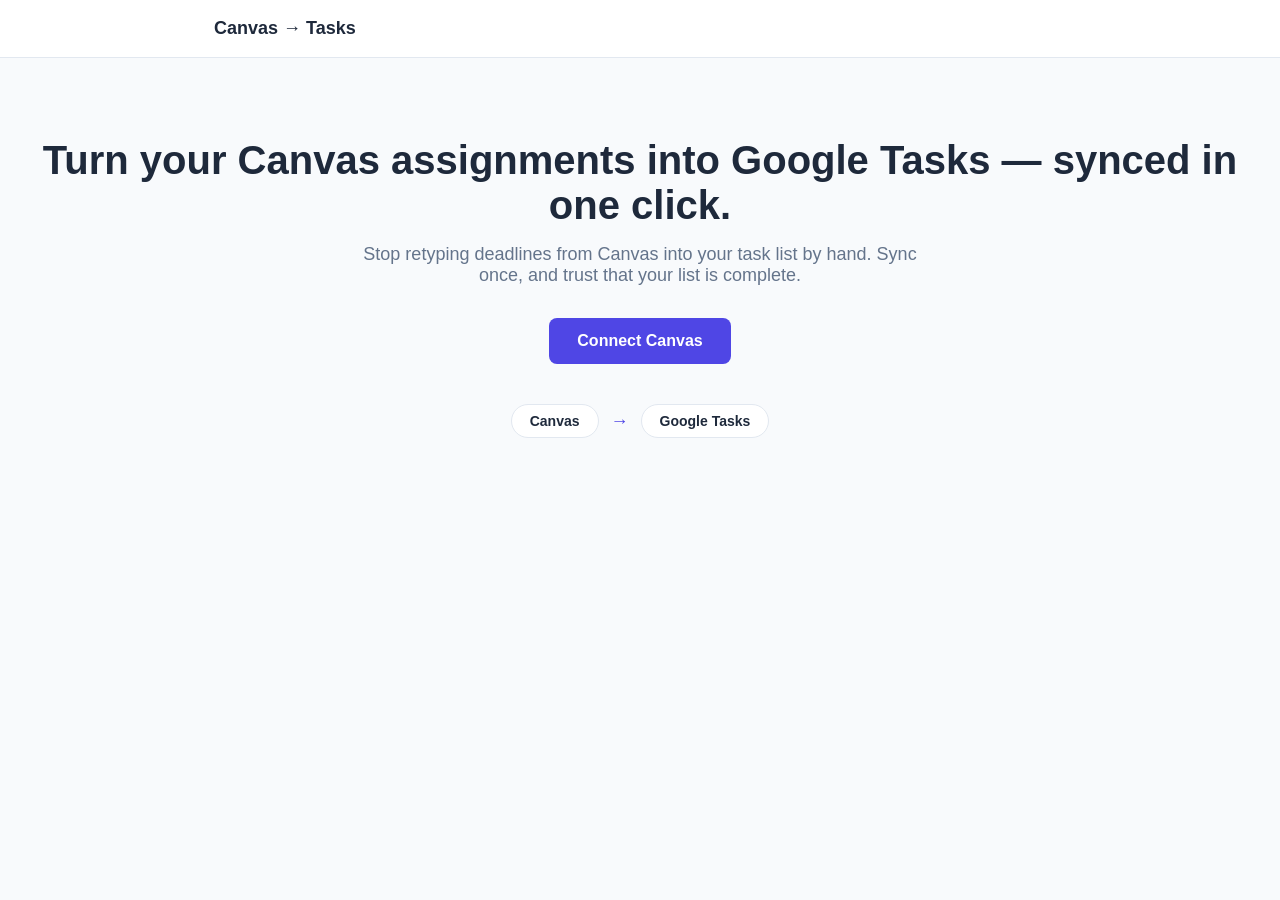
<file: index.html>
<!doctype html>
<html lang="en">
<head>
  <meta charset="UTF-8" />
  <meta name="viewport" content="width=device-width, initial-scale=1.0" />
  <title>Canvas to Tasks</title>
  <link rel="stylesheet" href="style.css" />
</head>
<body>
  <header class="site-header">
    <div class="nav-row nav-row-solo">
      <a href="index.html" class="logo">Canvas&nbsp;&rarr;&nbsp;Tasks</a>
    </div>
  </header>

  <section class="hero">
    <h1>Turn your Canvas assignments into Google Tasks — synced in one click.</h1>
    <p>Stop retyping deadlines from Canvas into your task list by hand. Sync once, and trust that your list is complete.</p>
    <div class="cta-row">
      <a href="review.html" class="btn btn-primary">Connect Canvas</a>
    </div>
    <div class="mechanism-row">
      <span class="mechanism-chip">Canvas</span>
      <span class="mechanism-arrow">&rarr;</span>
      <span class="mechanism-chip">Google Tasks</span>
    </div>
  </section>
</body>
</html>
</file>
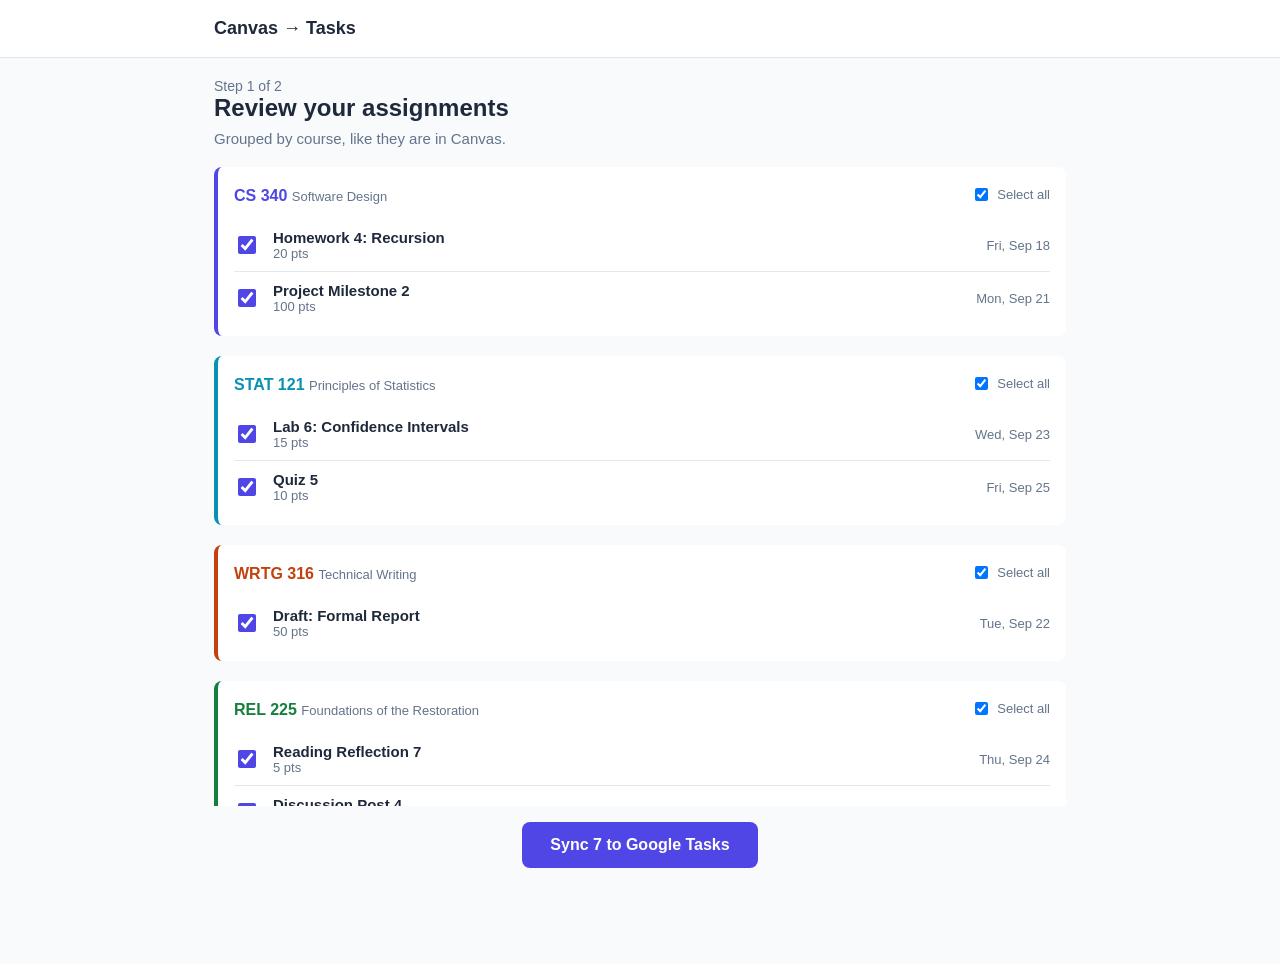
<file: review.html>
<!doctype html>
<html lang="en">
<head>
  <meta charset="UTF-8" />
  <meta name="viewport" content="width=device-width, initial-scale=1.0" />
  <title>Review Assignments — Canvas to Tasks</title>
  <link rel="stylesheet" href="style.css" />
</head>
<body>
  <header class="site-header">
    <div class="nav-row nav-row-solo">
      <a href="index.html" class="logo">Canvas&nbsp;&rarr;&nbsp;Tasks</a>
    </div>
  </header>

  <div class="wrap">
    <div class="page-header">
      <div class="step">Step 1 of 2</div>
      <h1>Review your assignments</h1>
      <p class="page-sub">Grouped by course, like they are in Canvas.</p>
    </div>

    <div id="assignment-groups"></div>

    <div class="sync-bar">
      <button class="btn btn-primary" id="sync-btn" onclick="goSync()">Sync to Google Tasks</button>
    </div>
  </div>

  <script src="app.js"></script>
  <script>renderAssignmentGroups();</script>
</body>
</html>
</file>
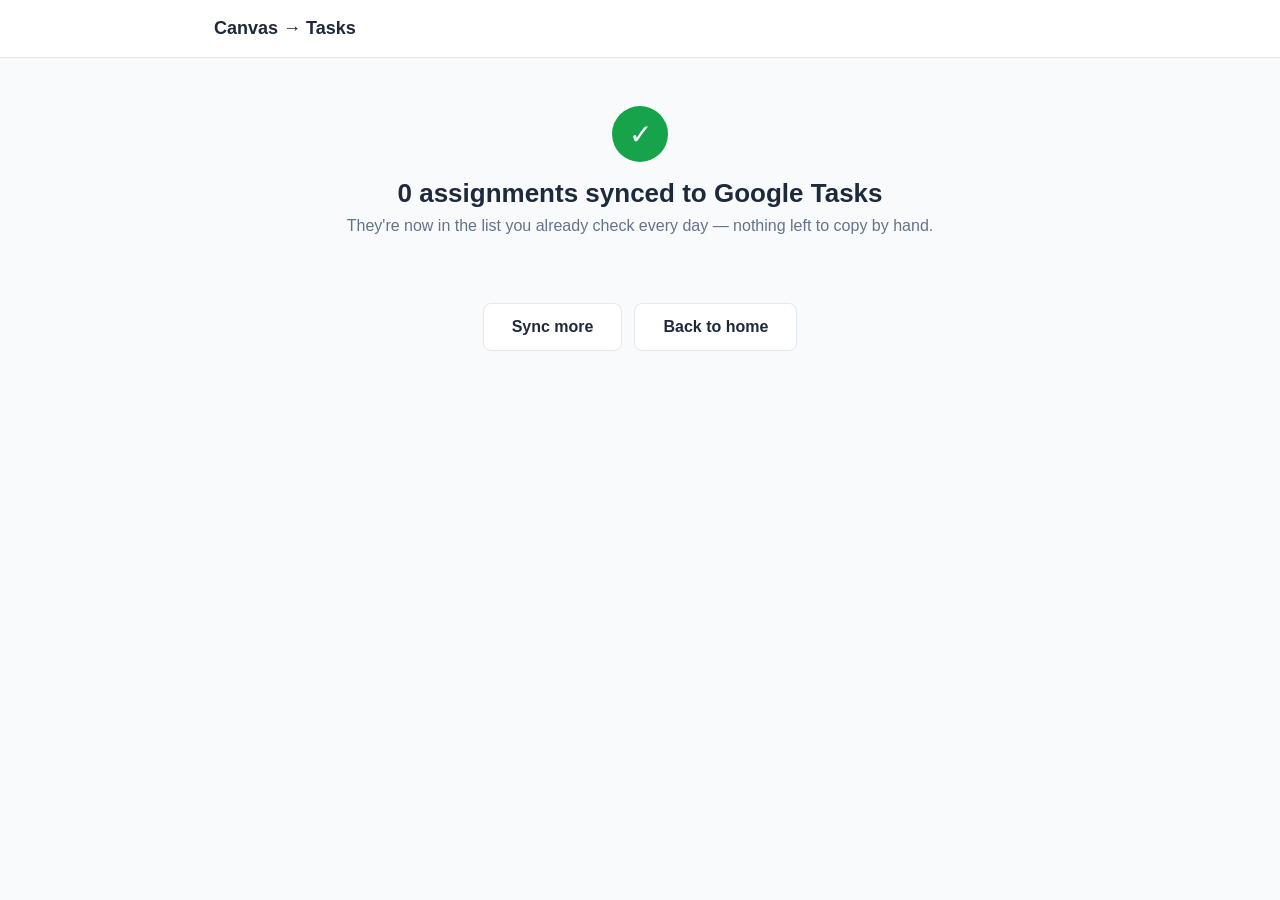
<file: synced.html>
<!doctype html>
<html lang="en">
<head>
  <meta charset="UTF-8" />
  <meta name="viewport" content="width=device-width, initial-scale=1.0" />
  <title>Synced — Canvas to Tasks</title>
  <link rel="stylesheet" href="style.css" />
</head>
<body>
  <header class="site-header">
    <div class="nav-row nav-row-solo">
      <a href="index.html" class="logo">Canvas&nbsp;&rarr;&nbsp;Tasks</a>
    </div>
  </header>

  <div class="wrap">
    <div class="success-block">
      <div class="success-icon">&#10003;</div>
      <h1><span id="synced-count">0</span> assignments synced to Google Tasks</h1>
      <p>They're now in the list you already check every day — nothing left to copy by hand.</p>
    </div>

    <ul class="task-list" id="task-list"></ul>

    <div class="actions-row">
      <a href="review.html" class="btn btn-secondary">Sync more</a>
      <a href="index.html" class="btn btn-secondary">Back to home</a>
    </div>
  </div>

  <script src="app.js"></script>
  <script>renderSyncedList();</script>
</body>
</html>
</file>
<file: style.css>
:root {
  --accent: #4f46e5;
  --accent-dark: #3730a3;
  --ink: #1e293b;
  --ink-light: #64748b;
  --bg: #f8fafc;
  --card: #ffffff;
  --border: #e2e8f0;
  --success: #16a34a;
}

* {
  box-sizing: border-box;
}

body {
  margin: 0;
  font-family: -apple-system, BlinkMacSystemFont, "Segoe UI", Roboto, sans-serif;
  background: var(--bg);
  color: var(--ink);
}

.wrap {
  max-width: 900px;
  margin: 0 auto;
  padding: 0 24px;
}

/* --- Header / nav (v1: generic marketing navbar) --- */
.site-header {
  border-bottom: 1px solid var(--border);
  background: var(--card);
}

.nav-row {
  display: flex;
  align-items: center;
  justify-content: space-between;
  padding: 18px 24px;
  max-width: 900px;
  margin: 0 auto;
}

.logo {
  font-weight: 700;
  font-size: 18px;
  color: var(--ink);
  text-decoration: none;
}

.nav-row-solo {
  justify-content: flex-start;
}

/* --- Hero (v1: generic, two competing CTAs) --- */
.hero {
  text-align: center;
  padding: 80px 24px;
}

.hero h1 {
  font-size: 40px;
  margin: 0 0 16px;
}

.hero p {
  font-size: 18px;
  color: var(--ink-light);
  max-width: 560px;
  margin: 0 auto 32px;
}

.cta-row {
  display: flex;
  gap: 16px;
  justify-content: center;
}

.mechanism-row {
  display: flex;
  align-items: center;
  justify-content: center;
  gap: 12px;
  margin-top: 40px;
  color: var(--ink-light);
  font-size: 14px;
}

.mechanism-chip {
  background: var(--card);
  border: 1px solid var(--border);
  border-radius: 999px;
  padding: 8px 18px;
  font-weight: 600;
  color: var(--ink);
}

.mechanism-arrow {
  color: var(--accent);
  font-size: 18px;
}

.btn {
  display: inline-block;
  padding: 14px 28px;
  border-radius: 8px;
  font-size: 16px;
  font-weight: 600;
  text-decoration: none;
  border: none;
  cursor: pointer;
}

.btn-primary {
  background: var(--accent);
  color: white;
}

.btn-secondary {
  background: white;
  color: var(--ink);
  border: 1px solid var(--border);
}

/* --- Review screen --- */
.page-header {
  padding: 20px 0;
}

.page-header h1 {
  font-size: 24px;
  margin: 0 0 4px;
}

.page-header .step {
  color: var(--ink-light);
  font-size: 14px;
}

.page-header .page-sub {
  color: var(--ink-light);
  font-size: 15px;
  margin: 8px 0 0;
}

.course-group {
  border-left: 4px solid var(--course-color, var(--border));
  border-radius: 8px;
  background: var(--card);
  padding: 4px 16px 12px;
  margin-bottom: 20px;
}

.course-group-header {
  display: flex;
  align-items: baseline;
  justify-content: space-between;
  padding: 14px 0 6px;
}

.course-group-header h2 {
  font-size: 16px;
  margin: 0;
  color: var(--course-color, var(--ink));
}

.course-group-name {
  font-weight: 400;
  color: var(--ink-light);
  font-size: 13px;
}

.select-all {
  font-size: 13px;
  color: var(--ink-light);
  display: flex;
  align-items: center;
  gap: 6px;
  white-space: nowrap;
}

.assignment-list {
  list-style: none;
  margin: 8px 0 0;
  padding: 0;
}

.assignment-row {
  display: flex;
  align-items: center;
  gap: 14px;
  padding: 10px 0;
  border-bottom: 1px solid var(--border);
}

.assignment-row:last-child {
  border-bottom: none;
}

.assignment-row input[type="checkbox"] {
  width: 18px;
  height: 18px;
  accent-color: var(--accent);
}

.assignment-main {
  flex: 1;
}

.assignment-title {
  font-weight: 600;
  font-size: 15px;
}

.assignment-meta {
  font-size: 13px;
  color: var(--ink-light);
}

.assignment-due {
  font-size: 13px;
  color: var(--ink-light);
  white-space: nowrap;
}

.sync-bar {
  position: sticky;
  bottom: 0;
  background: var(--bg);
  padding: 16px 0 32px;
  text-align: center;
}

/* --- Synced screen --- */
.success-block {
  text-align: center;
  padding: 48px 24px 24px;
}

.success-icon {
  width: 56px;
  height: 56px;
  border-radius: 50%;
  background: var(--success);
  color: white;
  display: flex;
  align-items: center;
  justify-content: center;
  font-size: 28px;
  margin: 0 auto 16px;
}

.success-block h1 {
  font-size: 26px;
  margin: 0 0 8px;
}

.success-block p {
  color: var(--ink-light);
  margin: 0;
}

.task-list {
  list-style: none;
  margin: 32px 0;
  padding: 0;
}

.task-row {
  display: flex;
  align-items: center;
  gap: 12px;
  padding: 12px 0;
  border-bottom: 1px solid var(--border);
}

.task-check {
  width: 18px;
  height: 18px;
  border-radius: 50%;
  border: 2px solid var(--success);
  display: flex;
  align-items: center;
  justify-content: center;
  color: var(--success);
  font-size: 12px;
}

.task-title {
  flex: 1;
  font-size: 15px;
}

.task-due {
  font-size: 13px;
  color: var(--ink-light);
}

.actions-row {
  display: flex;
  gap: 12px;
  justify-content: center;
  padding: 12px 0 60px;
}
</file>
